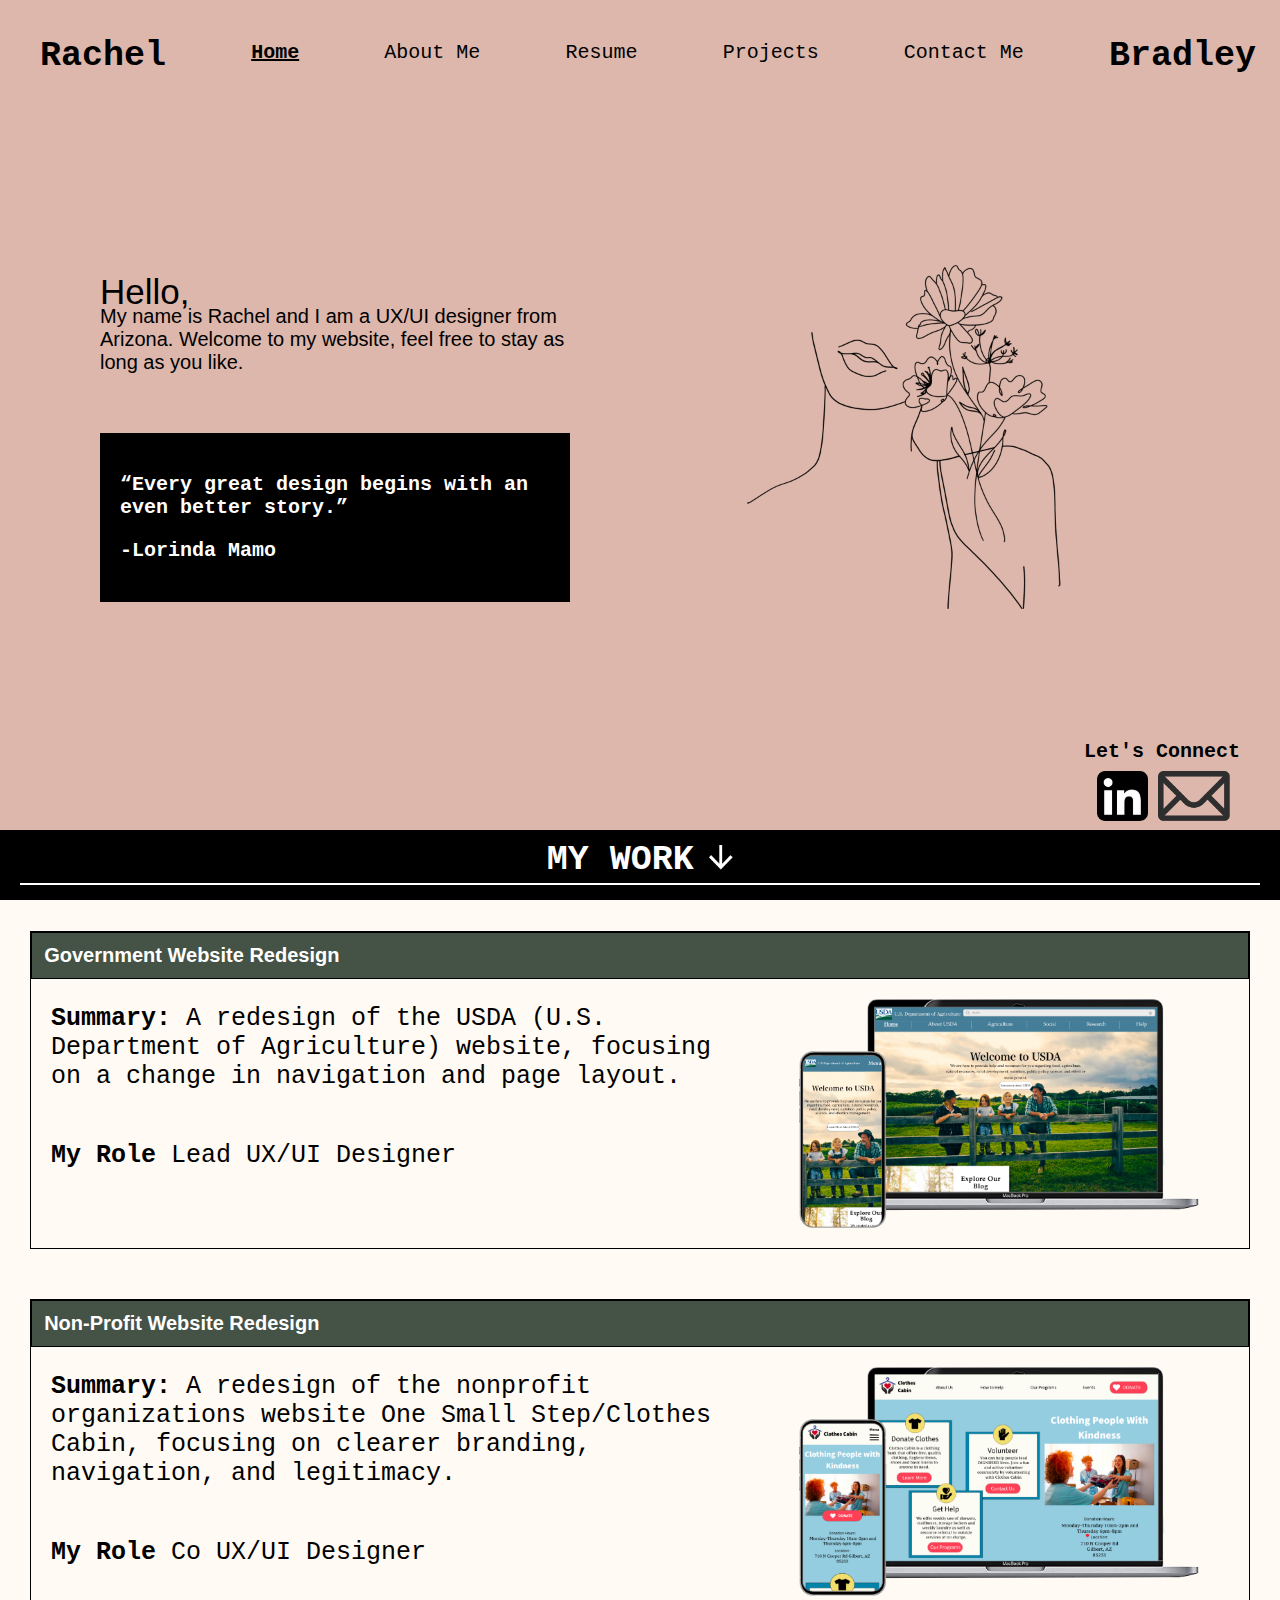
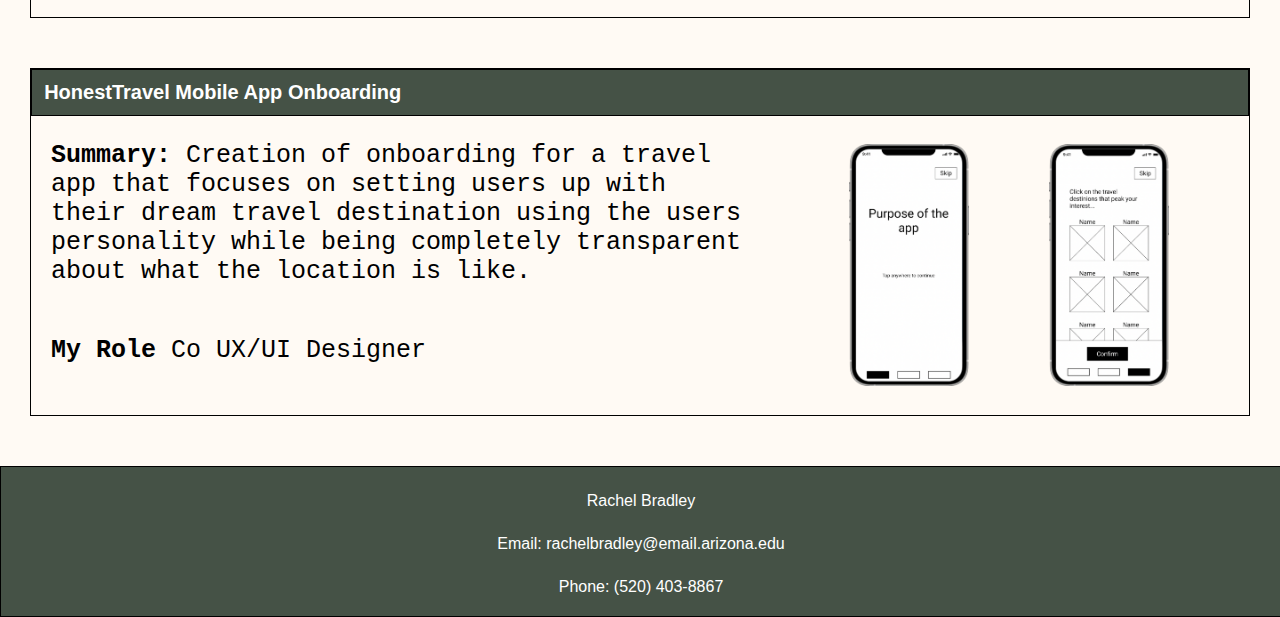
<file: index.html>
<!DOCTYPE html>
<html>
  <head>
    <title>Home Page</title>
      
      <link rel="stylesheet" href="css/Homepage.css">
      <link rel="stylesheet" href="css/Fixed.css">
      <!-- Hotjar Tracking Code for https://raychael.github.io/UX_UI_HW19/ -->
      <script>
        (function(h,o,t,j,a,r){
            h.hj=h.hj||function(){(h.hj.q=h.hj.q||[]).push(arguments)};
            h._hjSettings={hjid:2817048,hjsv:6};
            a=o.getElementsByTagName('head')[0];
            r=o.createElement('script');r.async=1;
            r.src=t+h._hjSettings.hjid+j+h._hjSettings.hjsv;
            a.appendChild(r);
        })(window,document,'https://static.hotjar.com/c/hotjar-','.js?sv=');
      </script>
      
  </head>

    <body>

      <header class="header">
          <nav>
            <ul>
              <li>
                <a href="index.html">Rachel</a>
              </li>
              <li>
                <a href="index.html">Home</a>
              </li>
              <li>
                <a href="About Me.html">About Me</a>
              </li>
              <li>
                <a href="Resume.html">Resume</a>
              </li>
              <li>
                <a href="My Work.html">Projects</a>
              </li>
              <li>
                <a href="Contact Me.html">Contact Me</a>
              </li>
              <li>
                <a href="index.html">Bradley</a>
              </li>
            </ul> 
          </nav>
      </header>
        
      <nav class="mobilenav">
        <h1 class="name">Rachel Bradley</h1>
        <h1 class="menu">Menu</h1>
      </nav>

  <section class="hero">
    <section class="home">
      <div class="intro">
        <h1>Hello,</h1>
        <p>My name is Rachel and I am a UX/UI designer from Arizona. Welcome to my website, feel free to stay as long as you like.</p>
      </div>
      <div class="picture">
        <img src="images/flower girl.png" alt="Girl with Flowers">
      </div>
      <div class="quote">
        <p>“Every great design begins with an even better story.”</p>
        <p>-Lorinda Mamo</p>
      </div>
    </section>
  </section>
    <section>
      <h2>Let's Connect</h2>
      <div class="icons">
        <img src="images/LinkedIn Icon.png" alt="LinkedIn Icon" class=link>
        <img src="images/Mail Icon.png" alt="Mail Icon" class="mail">
      </div>
    </section>
    
  <div class="myworkheader">
    <div class="work">
      <h3>MY WORK</h3>
      <img class="arrow" src="images/arrow.png" alt="arrow">
    </div>

    <hr class="hr">
  </div>
   
    
    <section class="first">
      <a href="Case Study.html" id="card1">
        <div class="card">
          <div class="cardtitle">
            <h4>Government Website Redesign</h4>
          </div>
            <div class="cardinner">
              <div class="summary">
                <p><strong>Summary:</strong> A redesign of the USDA (U.S. Department of Agriculture) website, focusing on a change in navigation and page layout.</p>
                <p><strong>My Role</strong> Lead UX/UI Designer</p>
              </div>
              <div class="cardimg">
                <img class="display" src="images/USDA display.png" alt=display>
              </div>
            </div>
        </div>
      </a>
    </section>

    <section>
      <div class="card">
        <div class="cardtitle">
          <h4>Non-Profit Website Redesign</h4>
        </div>
          <div class="cardinner">
            <div class="summary">
              <p><strong>Summary:</strong> A redesign of the nonprofit organizations website One Small Step/Clothes Cabin, focusing on clearer branding, navigation, and legitimacy.</p>
              <p><strong>My Role</strong> Co UX/UI Designer</p>
            </div>
            <div class="cardimg">
              <img class="display" src="images/NP display.png">
            </div>  
          </div>
      </div>
    </section>

    <section>
      <div class="card">
        <div class="cardtitle">
          <h4>HonestTravel Mobile App Onboarding</h4>
        </div>
          <div class="cardinner">
            <div class="summary">
              <p><strong>Summary:</strong> Creation of onboarding for a travel app that focuses on setting users up with their dream travel destination using the users personality while being completely transparent about what the location is like.</p>
              <p><strong>My Role</strong> Co UX/UI Designer</p>
            </div>
            <div class="cardimg">
              <img class="htiphone one" src="images/HTiphone1.png">
              <img class="htiphone two" src="images/HTiphone.png">
            </div>
          </div>
      </div>
    </section>

      <footer>
          <p>Rachel Bradley</p>
          <p>Email: rachelbradley@email.arizona.edu</p>
          <p>Phone: (520) 403-8867</p>
      </footer>
      
    </body>
  <script src="https://code.jquery.com/jquery-3.6.0.min.js" integrity="sha256-/xUj+3OJU5yExlq6GSYGSHk7tPXikynS7ogEvDej/m4=" crossorigin="anonymous"></script>
  <script src="js/Home Page.js"></script>
</html>
</file>
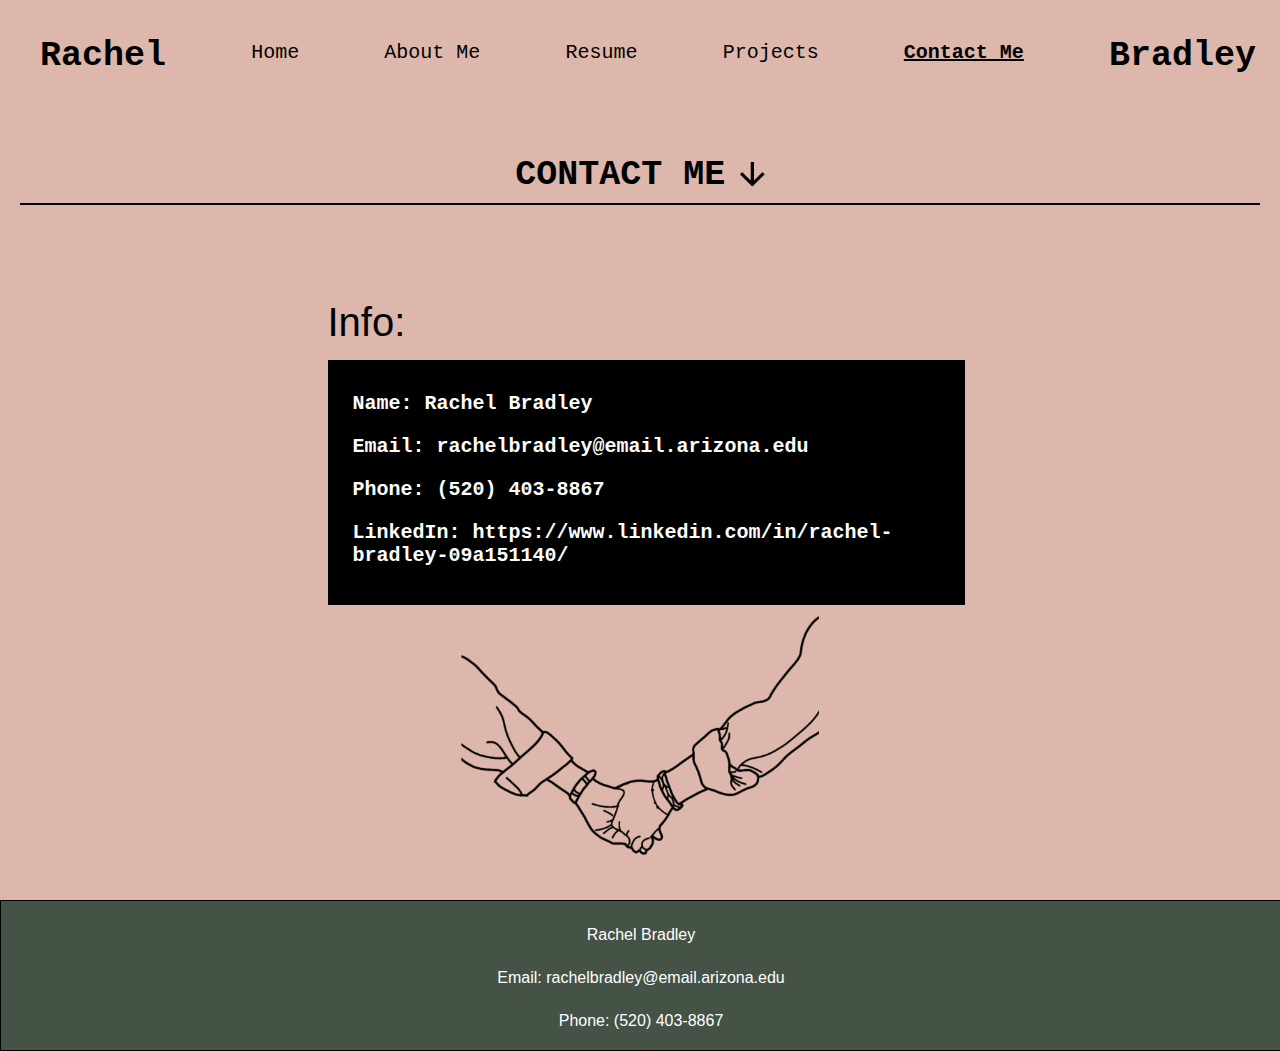
<file: Contact Me.html>
<!DOCTYPE html>
<html>
    <head>
      <title>Contact Me</title>
      
        <link rel="stylesheet" href="css/Contact Me.css">
        <link rel="stylesheet" href="css/Fixed.css">
        <!-- Hotjar Tracking Code for https://raychael.github.io/UX_UI_HW19/ -->
        <script>
          (function(h,o,t,j,a,r){
              h.hj=h.hj||function(){(h.hj.q=h.hj.q||[]).push(arguments)};
              h._hjSettings={hjid:2817048,hjsv:6};
              a=o.getElementsByTagName('head')[0];
              r=o.createElement('script');r.async=1;
              r.src=t+h._hjSettings.hjid+j+h._hjSettings.hjsv;
              a.appendChild(r);
          })(window,document,'https://static.hotjar.com/c/hotjar-','.js?sv=');
        </script>

    </head>
        <body>

          <header class="header">
            <nav>
              <ul>
                <li>
                  <a href="index.html">Rachel</a>
                </li>
                <li>
                  <a href="index.html">Home</a>
                </li>
                <li>
                  <a href="About Me.html">About Me</a>
                </li>
                <li>
                  <a href="Resume.html">Resume</a>
                </li>
                <li>
                  <a href="My Work.html">Projects</a>
                </li>
                <li>
                  <a href="Contact Me.html">Contact Me</a>
                </li>
                <li>
                  <a href="index.html">Bradley</a>
                </li>
              </ul> 
            </nav>
        </header>
            <section class="hero">
              <div class="myworkheader">
                  <div class="work">
                    <h3>CONTACT ME</h3>
                    <img class="arrow" src="images/black arrow.png" alt="arrow">
                  </div>
              
                  <hr class="hr">
                </div>
              
                <section class=info>
                  <h1>Info:</h1>
                    <div class="content">
                      <p>Name: Rachel Bradley</p>
                      <p>Email: rachelbradley@email.arizona.edu</p>
                      <P>Phone: (520) 403-8867</P>
                      <p>LinkedIn: https://www.linkedin.com/in/rachel-bradley-09a151140/</p>
                    </div>
                </section>

         
              <div class="hands">
                <img src="images/hands.png">
              </div>
         
            </section>

              <footer>
                <p>Rachel Bradley</p>
                <p>Email: rachelbradley@email.arizona.edu</p>
                <p>Phone: (520) 403-8867</p>
            </footer>
        </body>
</html>
</file>
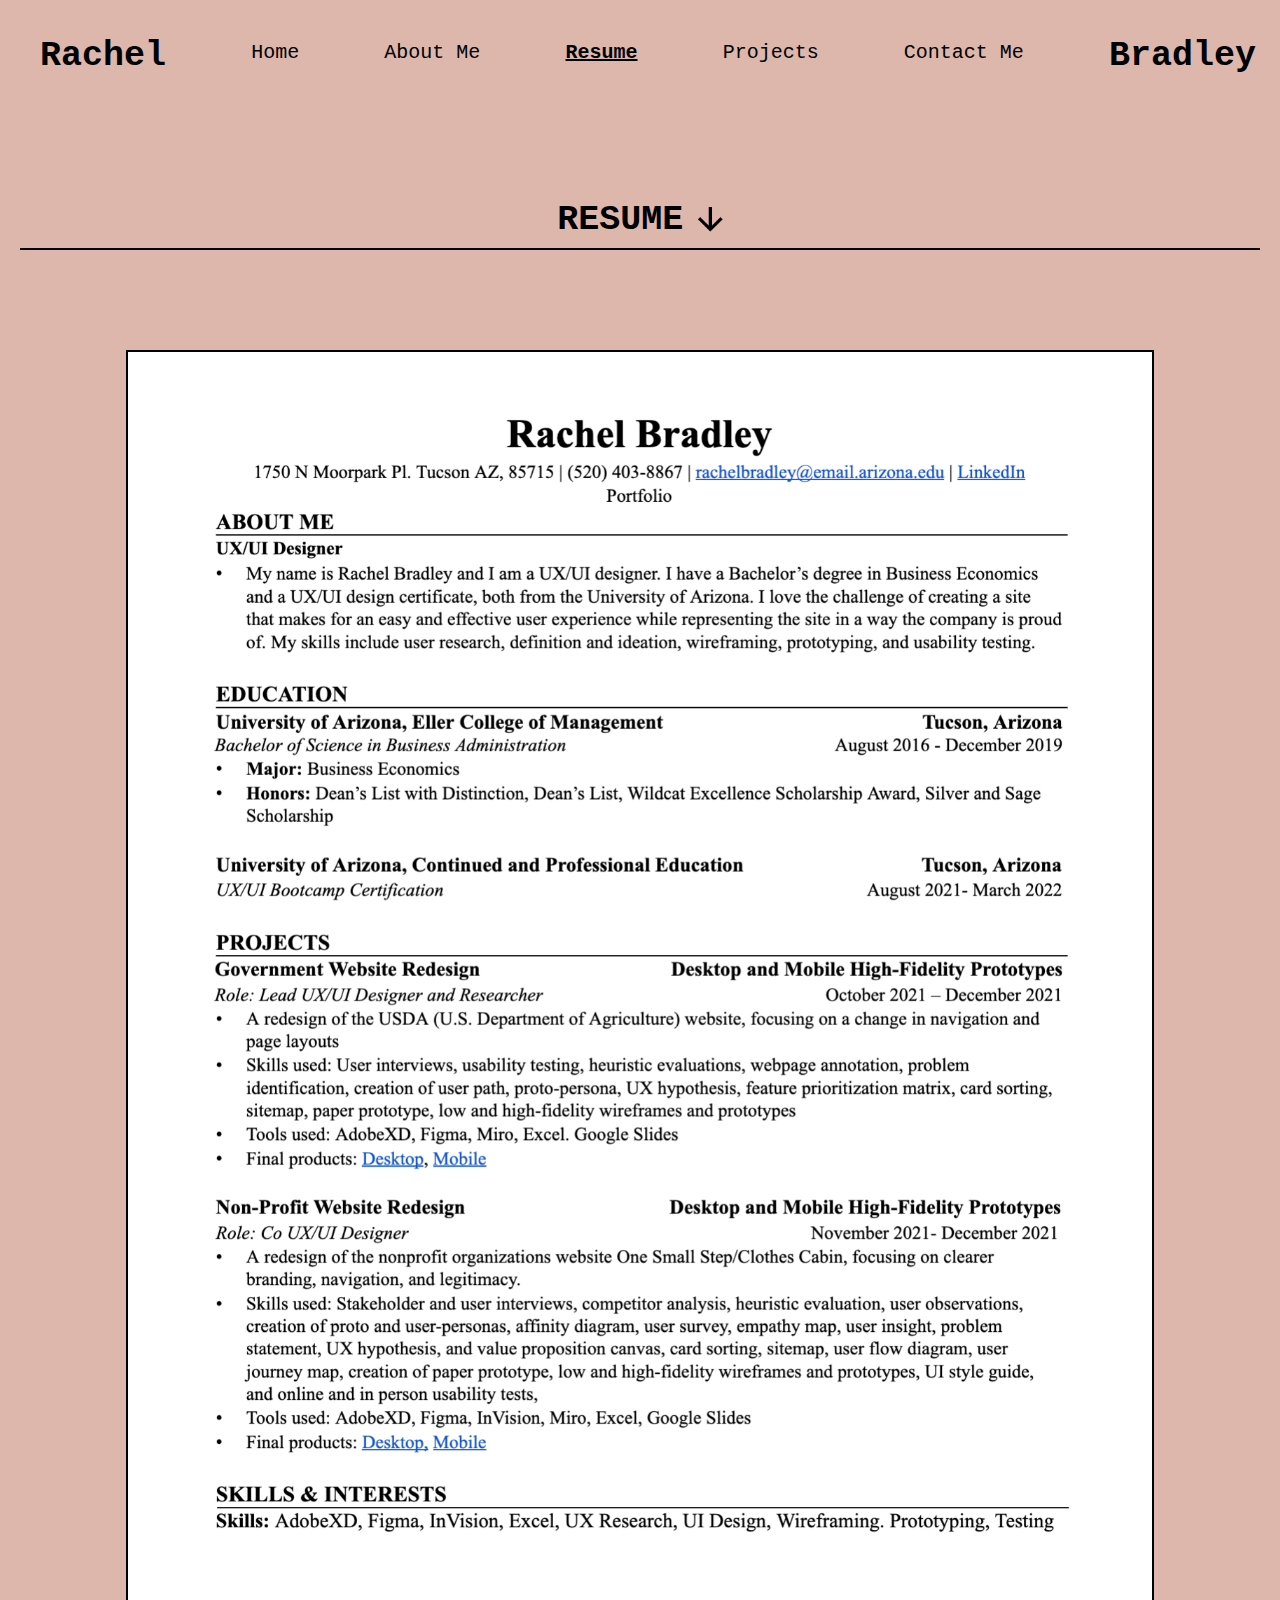
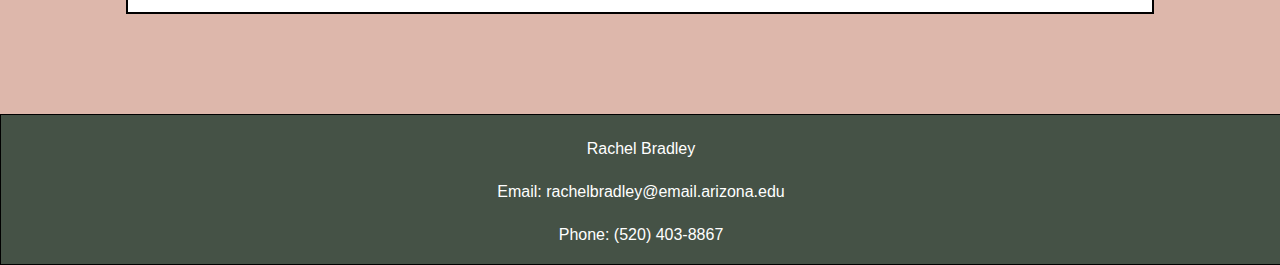
<file: Resume.html>
<!DOCTYPE html>
<html>
    <head>
      <title>Resume</title>

        <link rel="stylesheet" href="css/Resume.css">
        <link rel="stylesheet" href="css/Fixed.css">
        <!-- Hotjar Tracking Code for https://raychael.github.io/UX_UI_HW19/ -->
        <script>
          (function(h,o,t,j,a,r){
              h.hj=h.hj||function(){(h.hj.q=h.hj.q||[]).push(arguments)};
              h._hjSettings={hjid:2817048,hjsv:6};
              a=o.getElementsByTagName('head')[0];
              r=o.createElement('script');r.async=1;
              r.src=t+h._hjSettings.hjid+j+h._hjSettings.hjsv;
              a.appendChild(r);
          })(window,document,'https://static.hotjar.com/c/hotjar-','.js?sv=');
        </script>
        
    </head>
        <body>

          <header class="header">
            <nav>
              <ul>
                <li>
                  <a href="index.html">Rachel</a>
                </li>
                <li>
                  <a href="index.html">Home</a>
                </li>
                <li>
                  <a href="About Me.html">About Me</a>
                </li>
                <li>
                  <a href="Resume.html">Resume</a>
                </li>
                <li>
                  <a href="My Work.html">Projects</a>
                </li>
                <li>
                  <a href="Contact Me.html">Contact Me</a>
                </li>
                <li>
                  <a href="index.html">Bradley</a>
                </li>
              </ul> 
            </nav>
        </header>
        
            <section class="hero">
              <div class="myworkheader">
                  <div class="work">
                    <h3>RESUME</h3>
                    <img class="arrow" src="images/black arrow.png" alt="arrow">
                  </div>
              
                  <hr class="hr">
                </div>
              </section>

              <section class="resume">
                <img src="images/resume.png">
              </section>

              <footer>
                <p>Rachel Bradley</p>
                <p>Email: rachelbradley@email.arizona.edu</p>
                <p>Phone: (520) 403-8867</p>
            </footer>
        </body>
</html>
</file>
<file: css/Homepage.css>
/* Home */

.quote {
    font-family: 'Courier New', Courier, monospace;
    font-size: 20px;
    font-weight: bold;
    color: white;
    background: black;
    padding: 20px;
    margin-left: 100px;
    margin-right: 70px;
    margin-top: -200px;
    margin-bottom: 80px;
 }
.picture img {
    height: 400px;
    margin-top: 10px;
    margin-left: 70px;
}
.intro {
    margin-top: 30px;
}
.intro h1 {
    font-size: 35px;
    font-weight: normal;
    font-family:'Lucida Sans', 'Lucida Sans Regular', 'Lucida Grande', 'Lucida Sans Unicode', Geneva, Verdana, sans-serif;
    margin-left: 100px;
}
.intro p {
    font-size: 20px;
    font-family: 'Lucida Sans', 'Lucida Sans Regular', 'Lucida Grande', 'Lucida Sans Unicode', Geneva, Verdana, sans-serif;
    margin-left: 100px;
    margin-right: 70px;
    margin-top: -30px;
}
.home {
    display: grid;
    grid-template-columns: 1fr 1fr;
    width: 100%;
}
.hero {
    display: flex;
    justify-content: center;
    background-color: #DDB7AB;
    width: 100%;
    height: 100vh;
    flex-wrap: wrap;
    align-items: center;
}
/* Icons */ 

h2 {
    text-align: right;
    font-family: 'Courier New', Courier, monospace;;
    margin-bottom: -2px;
    margin-top: -160px;
    font-size: 20px;
    font-weight: bold;
    margin-right: 40px;
}
.icons {
    display: flex;
    justify-content: right;
    margin-right: 50px;
}
.link {
    height: 50px;
    padding: 10px;
}
.mail {
    height: 50px;
    margin-top: 10px;
}

/* My work */

/*Title*/

.myworkheader {
    background-color: black;
    height: 70px;
    width: 100%;
    position: absolute;
    bottom: 0;
    left: 0;
}
h3 {
    font-family: 'Courier New', Courier, monospace;
    font-size: 35px;
    font-weight: bold;
    text-align: center;
    color: white;
    margin-bottom: 10px;
    margin-top: -5px;
}
.hr {
    border: 1px solid white;
    margin-left: 20px;
    margin-right: 20px;
}
.work img {
    height: 25px;
    margin-left: 15px;
    margin-top: 0px;
}
.work {
    display: flex;
    justify-content: center;
    margin-top: 15px;
    margin-bottom: -15px;
}


/*Cards*/
.card {
    margin-left: 30px;
    margin-right: 30px;
    margin-bottom: 50px;
    margin-top: 50px;
    background-color: #FFFAF4;
    border: 1px solid black;
}
.cardtitle {
    background-color: #455246;
    color: white;
    height: 45px;
    border: .5px solid black;
}
.cardtitle h4 {
    font-family:'Lucida Sans', 'Lucida Sans Regular', 'Lucida Grande', 'Lucida Sans Unicode', Geneva, Verdana, sans-serif;
    font-size: 20px;
    padding: 1%;
    margin-top: -1px;
}
.summary p {
    font-size: 25px;
    font-family: 'Courier New', Courier, monospace;
    font-weight: normal;
    margin-top: 25px;
    margin-left: 20px;
    margin-bottom: 50px;
}
.cardinner {
    display: grid;
    grid-template-columns: 1fr 500px;
}
.card:hover {
    background-color: #E8D4BB;
    border: 2px solid black;
    box-shadow: 5px 5px #c5c5c5;
}
.first {
    margin-top: 100px;
}
/*Images*/
.cardimg {
    display: flex;
    justify-content: center;
    align-items: center;
    position: relative;
}
.display {
    width: 400px;
    margin-top: 20px;
    margin-bottom: 20px;
}
.htiphone {
    width: 120px;
    margin-right: 30px;
    margin-left: 50px;
}

/*Mobile*/
.mobilenav {
    display: none;
}

@media (max-width: 600px) {
.header { 
    display: none;
}
.mobilenav {
    display: flex;
    justify-content: space-between;
    width: 100%;
    background-color: #DDB7AB;
}
.mobilenav h1 {
    margin-left: 15px;
}
 .mobilenav .name {
    font-size: 35px;
    margin-top: 15px;
    font-family: 'Courier New', Courier, monospace;
 } 
.mobilenav .menu {
    margin-top: 0px;
    border: 3px solid black;
    padding: 15px;
    padding-left: 30px;
    padding-right: 30px;
    font-family: 'Courier New', Courier, monospace;
}
.intro h1 {
    font-size: 35px;
    font-family: 'Courier New', Courier, monospace;
    font-weight: bold;
}
.intro p {
    font-size: 20px;
    font-family: 'Courier New', Courier, monospace;
    width: 100%;
}
.home {
    margin-left: -50px;
}
.picture {
    margin-top: 50px;
}
.quote {
    width: 100%;
}
}
</file>
<file: css/Fixed.css>
body {
    background-color: #FFFAF4;  
    margin: 0;
}
/* Header */

.header {
    display: flex;
    justify-content: space-between;
    position: fixed;
    width: 100%;
    background-color: #DDB7AB;
    z-index: 99;
}
nav {
    width: 100%;
}
nav ul {
    display: flex;
    justify-content: space-between;
    width: 95%;
}
nav li {
    display: inline-block; 
    padding-top: 25px;
    font-family: 'Courier New', Courier, monospace;
    font-size: 20px;
}
a:link {
    color: black;
    text-decoration: none;
}
a:visited {
    color: black;
}
nav li:hover {
    font-weight: bold;
    text-decoration: underline;
}
li:nth-child(2) {
    font-weight: bold;
    text-decoration: underline;
 }
 li:nth-child(1) {
    font-weight: bold;
    font-size: 35px;
    margin-top:-5px;
 }
 li:nth-child(7) {
    font-weight: bold;
    font-size: 35px;
    margin-top:-5px;
 }

 .text p {
    margin-left: 20px;
 }

 /*Footer*/
footer {
    background-color: #455246;
    width: 100%;
    font-family: 'Lucida Sans', 'Lucida Sans Regular', 'Lucida Grande', 'Lucida Sans Unicode', Geneva, Verdana, sans-serif;
    font-size: 16px;
    position: absolute;
    left: 0;
    border: 1px solid black;
}
footer p {
    color: white;
    text-align: center;
    margin-bottom: 20px;
    margin-top: 25px;
}
</file>
<file: css/Contact Me.css>
/* Header */

li:nth-child(6) {
    font-weight: bold;
    text-decoration: underline;
 }
 li:nth-child(2) {
    font-weight: normal !important;
    text-decoration: none !important;
 }
 
 /* My work */
.hero {
    display: flex;
    justify-content: center;
    width: 100%;
    height: 100vh;
    flex-wrap: wrap;
    align-items: center;
    background-color: #DDB7AB;
}

 /*Title*/

.myworkheader {
    height: 70px;
    margin-top: 100px;
    width: 100%;
}
h3 {
    font-family: 'Courier New', Courier, monospace;
    font-size: 35px;
    font-weight: bold;
    text-align: center;
    margin-top: 40px;
    margin-bottom: 0px;
}
.hr {
    border: 1px solid black;
    margin-left: 20px;
    margin-right: 20px;
}
.work img {
    height: 25px;
    margin-left: 15px;
    margin-top: 47px;
}
.work {
    display: flex;
    justify-content: center;
    margin-top: -30px;
}
.info h1 {
    font-size: 40px;
    font-family: 'Lucida Sans', 'Lucida Sans Regular', 'Lucida Grande', 'Lucida Sans Unicode', Geneva, Verdana, sans-serif;
    font-weight: normal;
    margin-bottom: 15px;
    margin-top: -5px;
}
.content {
    background-color: black;
    width: 600px;
    height: 220px;
    padding: 2%;
    padding-left: 25px;;
}
.content p {
    color: white;
    font-size: 20px;
    font-family: 'Courier New', Courier, monospace;
    font-weight: bold;
}
.hands img {
    width: 35%;
    margin-top: -80px; 
    display: flex;
    margin-left: auto;
    margin-right: auto;
}
</file>
<file: css/Resume.css>
body {
    background-color: #DDB7AB !important;  
}

/* Header */

li:nth-child(4) {
    font-weight: bold;
    text-decoration: underline;
 }
 li:nth-child(2) {
    font-weight: normal !important;
    text-decoration: none !important;
 }
 
 /* My work */
.hero {
    display: flex;
    justify-content: center;
    width: 100%;
    height: 50vh;
    flex-wrap: wrap;
    align-items: center;
}

 /*Title*/

.myworkheader {
    height: 70px;
    margin-top: 0px;
    width: 100%;
}
h3 {
    font-family: 'Courier New', Courier, monospace;
    font-size: 35px;
    font-weight: bold;
    text-align: center;
    margin-top: 40px;
    margin-bottom: 0px;
}
.hr {
    border: 1px solid black;
    margin-left: 20px;
    margin-right: 20px;
}
.work img {
    height: 25px;
    margin-left: 15px;
    margin-top: 47px;
}
.work {
    display: flex;
    justify-content: center;
    margin-top: -30px;
}

.resume img {
    display: block;
    margin-left: auto;
    margin-right: auto;
    width: 80%;
    margin-top: -100px;
    border: 2px solid black;
    margin-bottom: 100px;
}
/*Footer*/
footer {
    background-color: #455246;
    width: 100%;
    font-family: 'Lucida Sans', 'Lucida Sans Regular', 'Lucida Grande', 'Lucida Sans Unicode', Geneva, Verdana, sans-serif;
    font-size: 16px;
    position: absolute;
    left: 0;
    border: 1px solid black;
}
footer p {
    color: white;
    text-align: center;
    margin-bottom: 20px;
    margin-top: 25px;
}
</file>
